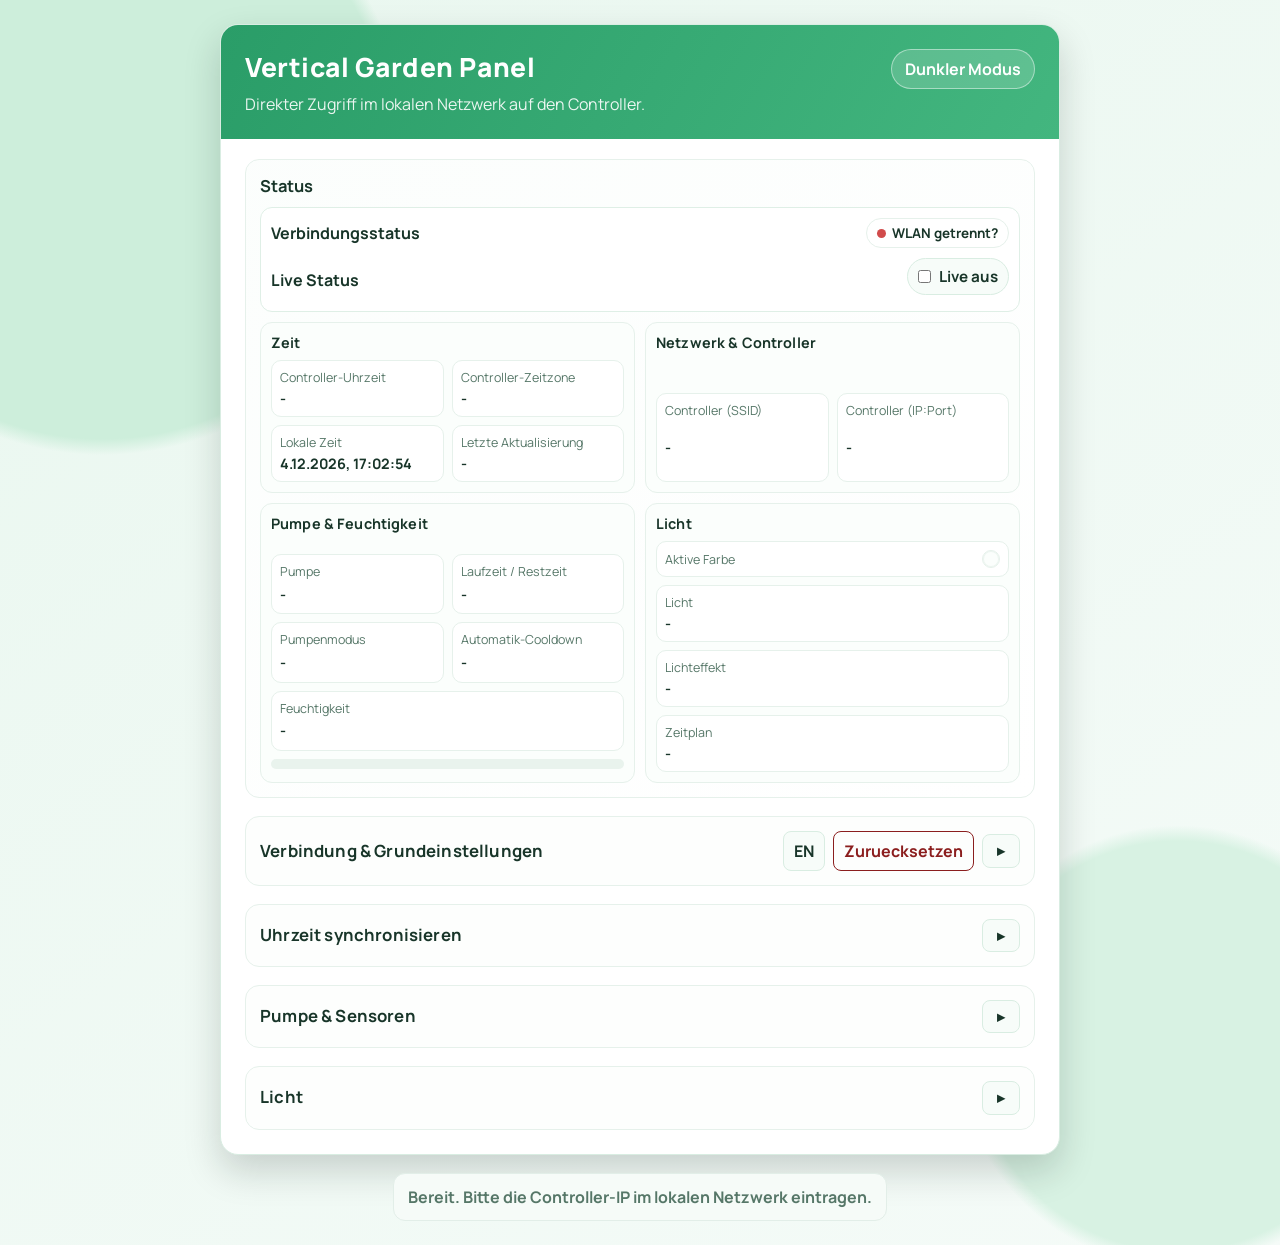
<file: vertical-garden-code/frontend/index.html>
<!DOCTYPE html>
<html lang="de">
<head>
    <meta charset="UTF-8">
    <meta name="viewport" content="width=device-width, initial-scale=1.0">
    <title>Vertical Garden Panel</title>
    <link rel="preconnect" href="https://fonts.googleapis.com">
    <link rel="preconnect" href="https://fonts.gstatic.com" crossorigin>
    <link href="https://fonts.googleapis.com/css2?family=Manrope:wght@500;700;800&display=swap" rel="stylesheet">
    <link rel="stylesheet" href="./styles.css">
</head>
<body>
    <section class="panel">
        <header class="panel-header">
            <div class="panel-header-main">
                <h1 id="titleText">Vertical Garden Panel</h1>
                <p id="subtitleText">Direkter Zugriff im lokalen Netzwerk auf den Controller.</p>
            </div>
            <button id="themeToggle" class="theme-toggle" type="button">Dark Mode</button>
        </header>

        <main class="panel-body">
            <section class="status-hub" aria-label="Controller Status">
                <div class="status-hub-head">
                    <h2 id="statusHubTitle">Status</h2>
                </div>

                <div class="status-summary-card">
                    <div class="connection-row">
                        <strong id="statusConnectionTitle">Verbindungsstatus</strong>
                        <span id="connectionBadge" class="badge"><span id="connectionDot" class="dot"></span><span id="connectionText">Nicht geprüft</span></span>
                    </div>
                    <div class="live-state">
                        <strong id="liveStatusTitle">Live Status</strong>
                        <label class="pill-toggle" for="liveStatusToggle">
                            <input id="liveStatusToggle" type="checkbox">
                            <span id="liveStatusToggleText">Live aus</span>
                        </label>
                    </div>
                </div>

                <div class="status-categories">
                    <article class="status-group">
                        <h3 id="statusGroupTimeTitle">Zeit</h3>
                        <div class="status-grid">
                            <div class="status-metric"><span id="statusLabelCtrlTime" class="k">Controller-Uhrzeit</span><span id="ctrlTime" class="v">-</span></div>
                            <div class="status-metric"><span id="statusLabelCtrlTimezone" class="k">Controller-Zeitzone</span><span id="ctrlTimezone" class="v">-</span></div>
                            <div class="status-metric"><span id="statusLabelLocalTime" class="k">Lokale Zeit</span><span id="ctrlLocal" class="v">-</span></div>
                            <div class="status-metric"><span id="statusLabelUpdated" class="k">Letzte Aktualisierung</span><span id="ctrlUpdated" class="v">-</span></div>
                        </div>
                    </article>

                    <article class="status-group">
                        <h3 id="statusGroupNetworkTitle">Netzwerk &amp; Controller</h3>
                        <div class="status-grid">
                            <div class="status-metric"><span id="statusLabelDeviceSsid" class="k">Controller (SSID)</span><span id="statusDeviceSsid" class="v">-</span></div>
                            <div class="status-metric"><span id="statusLabelDeviceIp" class="k">Controller (IP:Port)</span><span id="statusDeviceIp" class="v">-</span></div>
                        </div>
                    </article>

                    <article class="status-group">
                        <h3 id="statusGroupPumpTitle">Pumpe &amp; Feuchtigkeit</h3>
                        <div class="status-grid">
                            <div class="status-metric"><span id="statusLabelPump" class="k">Pumpe</span><span id="statusPump" class="v">-</span></div>
                            <div class="status-metric"><span id="statusLabelPumpDuration" class="k">Laufzeit / Restzeit</span><span id="statusPumpDuration" class="v">-</span></div>
                            <div class="status-metric"><span id="statusLabelPumpMode" class="k">Pumpenmodus</span><span id="statusPumpMode" class="v">-</span></div>
                            <div class="status-metric"><span id="statusLabelPumpCooldown" class="k">Automatik-Cooldown</span><span id="statusPumpCooldown" class="v">-</span></div>
                            <div class="status-metric status-metric-wide"><span id="statusLabelMoisture" class="k">Feuchtigkeit</span><span id="statusMoisture" class="v">-</span></div>
                            <div class="status-moisture-bar" aria-hidden="true"><div id="statusMoistureFill" class="status-moisture-fill" style="width:0%"></div></div>
                        </div>
                    </article>

                    <article class="status-group status-group-light">
                        <h3 id="statusGroupLightTitle">Licht</h3>
                        <div class="status-grid">
                            <div class="status-metric status-light-preview-row">
                                <span id="statusLabelLightSwatch" class="k">Aktive Farbe</span>
                                <span id="statusLightSwatch" class="status-light-swatch" aria-hidden="true"></span>
                            </div>
                            <div class="status-metric"><span id="statusLabelLight" class="k">Licht</span><span id="statusLight" class="v">-</span></div>
                            <div class="status-metric"><span id="statusLabelLightEffect" class="k">Lichteffekt</span><span id="statusLightEffect" class="v">-</span></div>
                            <div class="status-metric"><span id="statusLabelLightSchedule" class="k">Zeitplan</span><span id="statusLightSchedule" class="v">-</span></div>
                        </div>
                    </article>
                    </div>
            </section>

            <section class="section">
                <div class="section-title">
                    <h2 id="settingsTitle">Verbindung &amp; Grundeinstellungen</h2>
                    <div class="tools">
                        <button id="languageToggle" class="secondary tiny-button" type="button">DE / EN</button>
                        <button id="resetButton" class="danger-button" type="button">Reset</button>
                    </div>
                </div>

                <div class="row">
                    <div>
                        <label id="ipLabel" for="ipInput">Controller IP-Adresse</label>
                        <input id="ipInput" type="text" placeholder="192.168.4.1" value="192.168.4.1" autocomplete="off">
                    </div>
                    <div>
                        <label id="timezoneLabel" for="timezoneInput">Zeitzone</label>
                        <select id="timezoneInput"></select>
                    </div>
                </div>

                <div class="advanced-panel">
                    <button id="advancedToggle" class="advanced-toggle" type="button">
                        <strong id="advancedTitle">Erweiterte Einstellungen</strong>
                        <span id="advancedChevron">▾</span>
                    </button>
                    <div id="advancedContent" class="advanced-content" hidden>
                        <div class="row">
                            <label class="port-toggle" for="portEnabled">
                                <input id="portEnabled" type="checkbox">
                                <span id="portEnabledLabel">Custom Port verwenden</span>
                            </label>
                            <div>
                                <label id="portLabel" for="portInput">Custom Port</label>
                                <input id="portInput" type="number" min="1" max="65535" placeholder="80" value="80" disabled>
                            </div>
                        </div>
                        <div class="row">
                            <label class="rate-toggle" for="liveRateEnabled">
                                <input id="liveRateEnabled" type="checkbox">
                                <span id="liveRateEnabledLabel">Eigene Live-Rate verwenden</span>
                            </label>
                            <div>
                                <label id="liveIntervalLabel" for="liveIntervalInput">Live-Intervall (ms)</label>
                                <input id="liveIntervalInput" type="number" min="250" step="50" value="500" disabled>
                            </div>
                        </div>
                    </div>
                </div>

                <div class="row">
                    <button id="connectBtn" class="secondary" type="button">Controller verbinden</button>
                    <button id="refreshControllerBtn" class="secondary" type="button">Controllerdaten laden</button>
                </div>
            </section>

            <section class="section">
                <div class="section-title">
                    <h2 id="timeTitle">Uhrzeit synchronisieren</h2>
                </div>

                <div class="row">
                    <div>
                        <label id="timeModeLabel" for="timeMode">Synchronisationsmodus</label>
                        <select id="timeMode">
                            <option value="now">Jetzt (automatisch)</option>
                            <option value="manual">Manuell einstellen</option>
                        </select>
                    </div>
                    <div>
                        <label id="manualTimeLabel" for="manualTime">Manueller Zeitpunkt</label>
                        <input id="manualTime" type="datetime-local" step="1" disabled>
                    </div>
                </div>

                <div id="autoNowPreview" class="auto-preview">
                    <span id="autoNowText">Automatische Zeit: -</span>
                </div>

                <div class="row single">
                    <button id="syncBtn" type="button">Uhrzeit senden</button>
                </div>
            </section>

            <section class="section">
                <div class="section-title">
                    <h2 id="pumpSensorSectionTitle">Pumpe &amp; Sensoren</h2>
                </div>

                <div class="garden-grid">
                    <article class="garden-card">
                        <div class="card-head">
                            <h3 id="pumpTitle">Pumpe</h3>
                            <span id="pumpStateBadge" class="state-badge off">Aus</span>
                        </div>
                        <div class="pump-visual-wrap">
                            <div id="pumpFan" class="pump-fan" aria-hidden="true">✶</div>
                        </div>
                        <div class="row single">
                            <button id="pumpToggleBtn" type="button">Pumpe starten/stoppen</button>
                        </div>
                        <label class="pill-toggle" for="manualPumpControlToggle">
                            <input id="manualPumpControlToggle" type="checkbox" checked>
                            <span id="manualPumpControlText">Manuelle Steuerung aktiv</span>
                        </label>
                        <div class="row">
                            <div>
                                <label id="pumpDurationLabel" for="pumpDurationInput">Pumpenlaufzeit (ms)</label>
                                <input id="pumpDurationInput" type="number" min="1000" max="120000" step="500" value="5000">
                            </div>
                            <div class="button-column">
                                <button id="pumpDurationSaveBtn" class="secondary" type="button">Pumpenlaufzeit speichern</button>
                            </div>
                        </div>

                        <div class="sensor-in-pump">
                            <div class="card-head">
                                <h3 id="sensorTitle">Bodenfeuchte-Sensor</h3>
                                <button id="sensorRefreshBtn" class="secondary tiny-button" type="button">Aktualisieren</button>
                            </div>
                            <div class="sensor-values">
                                <div><strong id="moisturePercent">-</strong><span id="moisturePercentLabel">Feuchtigkeit</span></div>
                                <div><strong id="moistureRaw">-</strong><span id="moistureRawLabel">Sensorwert (Raw)</span></div>
                            </div>
                            <div class="sensor-bar">
                                <div id="moistureBar" class="sensor-bar-fill" style="width:0%"></div>
                            </div>
                        </div>
                    </article>

                    <article class="garden-card">
                        <div class="card-head">
                            <h3 id="pumpAutoTitle">Pumpen-Automatik</h3>
                        </div>
                        <label class="pill-toggle" for="autoPumpEnabledToggle">
                            <input id="autoPumpEnabledToggle" type="checkbox">
                            <span id="autoPumpEnabledText">Automatik aus</span>
                        </label>
                        <div class="row">
                            <div>
                                <label id="moistureThresholdLabel" for="moistureThresholdInput">Feuchtigkeits-Schwellwert (%)</label>
                                <input id="moistureThresholdInput" type="number" min="0" max="100" step="1" value="35">
                            </div>
                            <div>
                                <label id="autoPumpDurationLabel" for="autoPumpDurationInput">Auto Laufzeit (ms)</label>
                                <input id="autoPumpDurationInput" type="number" min="1000" max="120000" step="500" value="5000">
                            </div>
                        </div>
                        <div class="row">
                            <div>
                                <label id="autoPumpCooldownLabel" for="autoPumpCooldownInput">Auto Cooldown (ms)</label>
                                <input id="autoPumpCooldownInput" type="number" min="1000" max="600000" step="500" value="15000">
                            </div>
                        </div>
                        <div class="row single">
                            <button id="gardenSettingsSaveBtn" class="secondary" type="button">Automatik-Einstellungen speichern</button>
                        </div>
                    </article>
                </div>
            </section>

            <section class="section">
                <div class="section-title">
                    <h2 id="lightSectionTitle">Licht</h2>
                </div>

                <div class="garden-grid">
                    <article class="garden-card">
                        <div class="card-head light-card-head">
                            <div class="light-title-wrap">
                                <h3 id="lightTitle">Lichtsteuerung</h3>
                                <div class="light-preview-row light-preview-inline">
                                    <span id="lightPreview" class="light-preview"></span>
                                    <span id="lightValueText" class="light-values">R255 G64 B12</span>
                                </div>
                            </div>
                        </div>

                        <p id="lightApplyHintText" class="light-apply-hint">Farbe, Helligkeit und Effekt werden gemeinsam mit "Licht speichern &amp; anwenden" uebernommen.</p>

                        <div class="row">
                            <div>
                                <label id="lightBrightnessLabel" for="lightBrightness">Helligkeit</label>
                                <input id="lightBrightness" type="range" min="0" max="100" value="100">
                            </div>
                            <div class="brightness-value">
                                <span id="lightBrightnessText">100%</span>
                            </div>
                        </div>

                        <p id="lightZeroHintText" class="light-zero-hint">Hinweis: 0% Helligkeit entspricht Aus.</p>

                        <div class="row">
                        <div>
                            <label id="lightEffectLabel" for="lightEffectSelect">Effekt</label>
                            <select id="lightEffectSelect">
                                <option value="static">Static</option>
                                <option value="blink">Blink</option>
                                <option value="breathe">Breathe</option>
                                <option value="waves">Waves</option>
                                <option value="rainbow">Rainbow</option>
                            </select>
                        </div>
                        <div id="lightEffectSpeedContainer">
                            <label id="lightEffectSpeedLabel" for="lightEffectSpeedInput">Effekttempo (ms)</label>
                            <input id="lightEffectSpeedInput" type="number" min="120" max="10000" step="10" value="1200">
                        </div>
                    </div>

                    <div class="row single">
                        <button id="lightApplyBtn" type="button">Licht speichern &amp; anwenden</button>
                    </div>

                    <label class="pill-toggle" for="rgbModeToggle">
                        <input id="rgbModeToggle" type="checkbox">
                        <span id="rgbModeText">RGB aktivieren</span>
                    </label>

                    <div id="rgbMenu" class="rgb-menu" hidden>
                        <div id="rgbControls">
                            <div class="rgb-grid">
                                <label for="lightR">R <input id="lightR" type="range" min="0" max="255" value="255"></label>
                                <label for="lightG">G <input id="lightG" type="range" min="0" max="255" value="64"></label>
                                <label for="lightB">B <input id="lightB" type="range" min="0" max="255" value="12"></label>
                                </div>
                            </div>
                        </div>

                        <div class="light-divider" aria-hidden="true"></div>

                        <label class="pill-toggle" for="lightScheduleEnabledToggle">
                            <input id="lightScheduleEnabledToggle" type="checkbox">
                            <span id="lightScheduleEnabledText">Licht-Zeitplan aus</span>
                        </label>
                        <div class="row">
                            <div>
                                <label id="lightOnTimeLabel" for="lightOnTimeInput">Licht an (Uhrzeit)</label>
                                <input id="lightOnTimeInput" type="time" value="18:00">
                            </div>
                            <div>
                                <label id="lightOffTimeLabel" for="lightOffTimeInput">Licht aus (Uhrzeit)</label>
                                <input id="lightOffTimeInput" type="time" value="23:00">
                            </div>
                        </div>
                        <div class="row single">
                            <button id="lightScheduleSaveBtn" class="secondary" type="button">Zeitplan speichern</button>
                        </div>
                        <p id="lightScheduleHintText" class="light-schedule-hint">Der Zeitplan nutzt die zuletzt oben mit "Licht speichern &amp; anwenden" gesicherte Farbe.</p>
                    </article>
                </div>

            </section>
        </main>
    </section>

    <div id="globalStatus" class="global-status" aria-live="polite">Bereit. Bitte die Controller-IP im lokalen Netzwerk eintragen.</div>

    <script src="./app.js"></script>
</body>
</html>
</file>
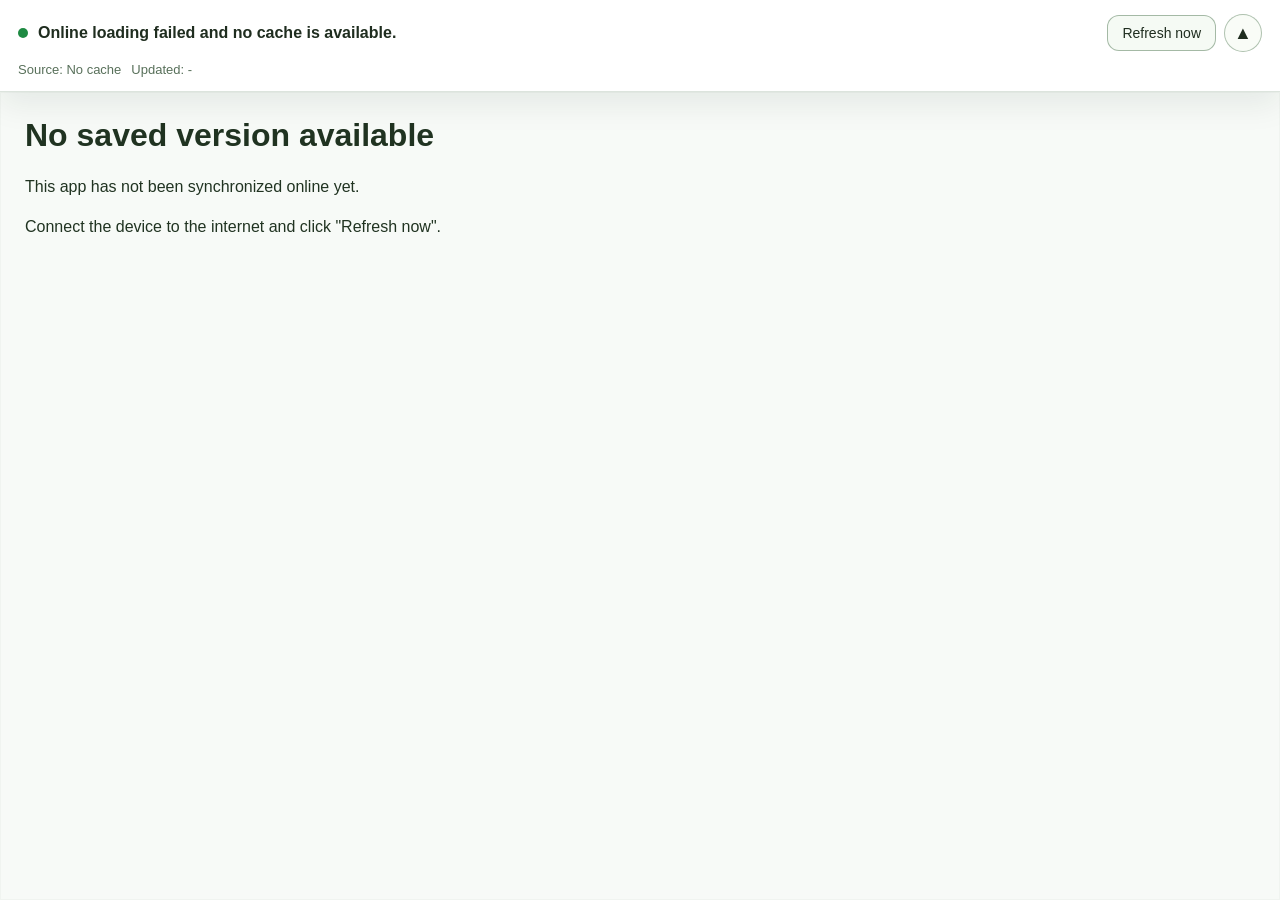
<file: vertical-garden-code/app/app.html>
<!doctype html>
<html lang="de">
<head>
  <meta charset="utf-8">
  <meta name="viewport" content="width=device-width, initial-scale=1">
  <title>Vertical Garden Offline App</title>
  <style>
    :root {
      --bg: #f3f7f2;
      --panel: #ffffff;
      --text: #1f2d1f;
      --muted: #58705a;
      --ok: #1e8a42;
      --warn: #bd8b00;
      --err: #b53c2e;
      --border: #dce7db;
    }

    * {
      box-sizing: border-box;
    }

    html, body {
      margin: 0;
      min-height: 100vh;
      height: 100vh;
      width: 100vw;
      overflow: hidden;
      background: linear-gradient(180deg, #eef5eb 0%, #f9fcf8 100%);
      color: var(--text);
      font-family: "Segoe UI", Tahoma, Geneva, Verdana, sans-serif;
    }

    .app-shell {
      display: flex;
      flex-direction: column;
      min-height: 100vh;
      height: 100%;
      width: 100vw;
      overflow: hidden;
      background: rgba(255, 255, 255, 0.45);
    }

    .status-bar {
      display: flex;
      flex-direction: column;
      gap: 10px;
      border-bottom: 1px solid rgba(156, 179, 157, 0.35);
      background: rgba(255, 255, 255, 0.96);
      padding: 14px 18px;
      box-shadow: 0 12px 32px rgba(15, 38, 20, 0.08);
      backdrop-filter: blur(12px);
    }

    .status-bar.hidden {
      display: none;
    }

    .status-header {
      display: flex;
      justify-content: flex-end;
    }

    .collapse-fab {
      position: fixed;
      top: 14px;
      right: 14px;
      z-index: 20;
      width: 46px;
      height: 46px;
      padding: 0;
      display: flex;
      align-items: center;
      justify-content: center;
      border-radius: 0 18px 18px 0;
      box-shadow: 0 14px 30px rgba(15, 38, 20, 0.14);
      background: rgba(255, 255, 255, 0.97);
      border: 1px solid rgba(156, 179, 157, 0.9);
      font-size: 22px;
      line-height: 1;
    }
    .collapse-fab.hidden {
      display: none;
    }

    .status-content {
      display: flex;
      flex-direction: column;
      gap: 10px;
    }

    .status-row {
      display: flex;
      gap: 12px;
      align-items: center;
      justify-content: space-between;
      flex-wrap: wrap;
    }

    .status-main {
      display: flex;
      align-items: center;
      gap: 10px;
      min-width: 240px;
      flex: 1;
    }

    .status-actions {
      display: flex;
      align-items: center;
      gap: 8px;
      flex-wrap: wrap;
    }

    .dot {
      width: 10px;
      height: 10px;
      border-radius: 50%;
      background: var(--warn);
      flex: 0 0 auto;
    }

    .dot.online {
      background: var(--ok);
    }

    .dot.offline {
      background: var(--err);
    }

    .meta {
      display: flex;
      align-items: center;
      gap: 10px;
      color: var(--muted);
      font-size: 13px;
      flex-wrap: wrap;
    }

    .status-bar.hidden {
      display: none;
    }

    .btn {
      border: 1px solid rgba(156, 179, 157, 0.9);
      background: #f5faf4;
      color: #1f2d1f;
      border-radius: 12px;
      padding: 9px 14px;
      font-size: 14px;
      cursor: pointer;
      transition: transform 150ms ease, background 150ms ease, border-color 150ms ease;
    }

    .btn:hover {
      background: #ecf6e6;
      transform: translateY(-1px);
      border-color: rgba(156, 179, 157, 1);
    }

    .toggle-btn {
      width: 38px;
      height: 38px;
      padding: 0;
      display: inline-flex;
      align-items: center;
      justify-content: center;
      border-radius: 50%;
      font-size: 18px;
      min-width: auto;
      border-color: rgba(156, 179, 157, 0.8);
      background: #f9fcf7;
    }

    iframe {
      width: 100%;
      flex: 1;
      min-height: 0;
      min-width: 0;
      border: 1px solid rgba(156, 179, 157, 0.15);
      background: #fff;
    }

    html, body, .app-shell {
      scrollbar-width: none;
      -ms-overflow-style: none;
    }

    body::-webkit-scrollbar,
    .app-shell::-webkit-scrollbar,
    iframe::-webkit-scrollbar {
      width: 0;
      height: 0;
    }
  </style>
</head>
<body>
  <button id="toggleInfoFab" class="btn collapse-fab hidden" type="button" aria-expanded="false"></button>

  <div class="app-shell">
    <div id="statusBar" class="status-bar">
      <div id="statusContent" class="status-content">
        <div class="status-row">
          <div class="status-main">
            <span id="dot" class="dot"></span>
            <strong id="statusText"></strong>
          </div>
          <div class="status-actions">
            <button id="refreshBtn" class="btn" type="button"></button>
            <button id="toggleInfoBtn" class="btn toggle-btn" type="button" aria-expanded="true"></button>
          </div>
        </div>

        <div class="meta" id="metaInfo">
          <span id="sourceText"></span>
          <span id="updatedAt"></span>
        </div>
      </div>
    </div>

    <iframe id="appFrame" title="Vertical Garden Panel"></iframe>
  </div>

  <script>
    (function () {
      const REMOTE_BASE = "https://vertical-garden-panel.vercel.app";
      const REMOTE_HTML = REMOTE_BASE + "/";
      const STORAGE_SNAPSHOT = "vg.panel.snapshot.v1";
      const STORAGE_UPDATED = "vg.panel.updatedAt.v1";
      const STORAGE_INFO_COLLAPSED = "vg.panel.infoCollapsed.v1";

      const userLocale = navigator.language || "en";
      const language = userLocale.toLowerCase().startsWith("de") ? "de" : "en";
      const i18n = {
        de: {
          pageTitle: "Vertical Garden Offline App",
          frameTitle: "Vertical Garden Panel",
          sourceLabel: "Quelle",
          updatedLabel: "Stand",
          refresh: "Jetzt aktualisieren",
          collapseInfo: "Info ausblenden",
          expandInfo: "Info einblenden",
          initializing: "Initialisierung ...",
          onlineDetectedLoading: "Online erkannt, lade aktuelle Version ...",
          onlineUpdatedSource: "Internet (aktualisiert)",
          currentVersionLoaded: "Aktuelle Version geladen.",
          cachedOfflineSource: "Lokaler Speicher (offline)",
          offlineLoadedCached: "Offline: gespeicherte Version geladen.",
          noCacheSource: "Kein Cache",
          offlineNoLocalState: "Offline und noch kein lokaler Stand gespeichert.",
          onlineFailedUsingLocal: "Online fehlgeschlagen, nutze lokalen Stand ...",
          onlineFailedNoCache: "Online fehlgeschlagen und kein Cache vorhanden.",
          updateFailedKeepLocal: "Update fehlgeschlagen. Lokale Version bleibt aktiv.",
          internetBackCanRefresh: "Internet wieder verfugbar. Du kannst jetzt aktualisieren.",
          fallbackTitle: "Keine gespeicherte Version vorhanden",
          fallbackLine1: "Diese App wurde noch nicht online synchronisiert.",
          fallbackLine2: "Verbinde das Gerat mit dem Internet und klicke auf \"Jetzt aktualisieren\".",
          loadError: "Fehler beim Laden"
        },
        en: {
          pageTitle: "Vertical Garden Offline App",
          frameTitle: "Vertical Garden Panel",
          sourceLabel: "Source",
          updatedLabel: "Updated",
          refresh: "Refresh now",
          collapseInfo: "Hide info",
          expandInfo: "Show info",
          initializing: "Initializing ...",
          onlineDetectedLoading: "Online detected, loading latest version ...",
          onlineUpdatedSource: "Internet (updated)",
          currentVersionLoaded: "Latest version loaded.",
          cachedOfflineSource: "Local storage (offline)",
          offlineLoadedCached: "Offline: loaded saved version.",
          noCacheSource: "No cache",
          offlineNoLocalState: "Offline and no local snapshot stored yet.",
          onlineFailedUsingLocal: "Online loading failed, using local snapshot ...",
          onlineFailedNoCache: "Online loading failed and no cache is available.",
          updateFailedKeepLocal: "Update failed. Local version remains active.",
          internetBackCanRefresh: "Internet is back. You can refresh now.",
          fallbackTitle: "No saved version available",
          fallbackLine1: "This app has not been synchronized online yet.",
          fallbackLine2: "Connect the device to the internet and click \"Refresh now\".",
          loadError: "Load error"
        }
      };

      function t(key) {
        return i18n[language][key] || i18n.en[key] || key;
      }

      const dot = document.getElementById("dot");
      const statusText = document.getElementById("statusText");
      const sourceText = document.getElementById("sourceText");
      const updatedAt = document.getElementById("updatedAt");
      const refreshBtn = document.getElementById("refreshBtn");
      const toggleInfoBtn = document.getElementById("toggleInfoBtn");
      const toggleInfoFab = document.getElementById("toggleInfoFab");
      const statusBar = document.getElementById("statusBar");
      const statusContent = document.getElementById("statusContent");
      const frame = document.getElementById("appFrame");
      let infoCollapsed = false;

      function setNetworkState() {
        dot.classList.remove("online", "offline");
        dot.classList.add(navigator.onLine ? "online" : "offline");
      }

      function setStatus(message) {
        statusText.textContent = message;
      }

      function setSource(source) {
        sourceText.textContent = t("sourceLabel") + ": " + source;
      }

      function formatDate(iso) {
        if (!iso) {
          return "-";
        }
        const date = new Date(iso);
        if (Number.isNaN(date.getTime())) {
          return "-";
        }
        return date.toLocaleString(userLocale);
      }

      function setUpdatedAt(iso) {
        updatedAt.textContent = t("updatedLabel") + ": " + formatDate(iso);
      }

      function setInfoCollapsed(collapsed) {
        infoCollapsed = collapsed;
        statusBar.classList.toggle("hidden", collapsed);
        statusContent.setAttribute("aria-hidden", String(collapsed));
        const arrow = collapsed ? "▼" : "▲";
        toggleInfoBtn.textContent = arrow;
        toggleInfoFab.textContent = arrow;
        toggleInfoBtn.setAttribute("title", collapsed ? t("expandInfo") : t("collapseInfo"));
        toggleInfoBtn.setAttribute("aria-label", collapsed ? t("expandInfo") : t("collapseInfo"));
        toggleInfoBtn.setAttribute("aria-expanded", String(!collapsed));
        toggleInfoFab.setAttribute("title", collapsed ? t("expandInfo") : t("collapseInfo"));
        toggleInfoFab.setAttribute("aria-label", collapsed ? t("expandInfo") : t("collapseInfo"));
        toggleInfoFab.setAttribute("aria-expanded", String(!collapsed));
        toggleInfoFab.classList.toggle("hidden", !collapsed);
        localStorage.setItem(STORAGE_INFO_COLLAPSED, collapsed ? "1" : "0");
      }

      async function fetchText(url) {
        const response = await fetch(url, { cache: "no-store" });
        if (!response.ok) {
          throw new Error(t("loadError") + ": " + url + " (" + response.status + ")");
        }
        return response.text();
      }

      function makeAbsolute(url, base) {
        return new URL(url, base).toString();
      }

      function cleanForEmbedding(doc) {
        const baseTag = doc.createElement("base");
        baseTag.setAttribute("href", REMOTE_BASE + "/");
        const head = doc.head || doc.getElementsByTagName("head")[0];
        if (head) {
          head.prepend(baseTag);
        }
      }

      async function inlineStyles(doc) {
        const links = Array.from(doc.querySelectorAll('link[rel="stylesheet"][href]'));
        for (const link of links) {
          const href = link.getAttribute("href");
          if (!href) {
            continue;
          }
          const absolute = makeAbsolute(href, REMOTE_HTML);
          try {
            const css = await fetchText(absolute);
            const style = doc.createElement("style");
            style.setAttribute("data-inlined-from", absolute);
            style.textContent = css;
            link.replaceWith(style);
          } catch (_error) {
            // Falls CSS nicht geladen werden kann, lassen wir den Original-Link stehen.
          }
        }
      }

      async function inlineScripts(doc) {
        const scripts = Array.from(doc.querySelectorAll("script[src]"));
        for (const script of scripts) {
          const src = script.getAttribute("src");
          if (!src) {
            continue;
          }
          const absolute = makeAbsolute(src, REMOTE_HTML);
          try {
            const js = await fetchText(absolute);
            const inline = doc.createElement("script");
            inline.setAttribute("data-inlined-from", absolute);
            inline.textContent = js;
            script.replaceWith(inline);
          } catch (_error) {
            // Falls JS nicht geladen werden kann, lassen wir den Original-Script-Tag stehen.
          }
        }
      }

      function hideRemoteScrollbars(doc) {
        const style = doc.createElement("style");
        style.textContent = `
          html, body {
            scrollbar-width: none;
            -ms-overflow-style: none;
          }
          html::-webkit-scrollbar,
          body::-webkit-scrollbar,
          *::-webkit-scrollbar {
            width: 0 !important;
            height: 0 !important;
          }
        `;
        const head = doc.head || doc.getElementsByTagName("head")[0];
        if (head) {
          head.appendChild(style);
        }
      }

      async function buildSnapshot() {
        const html = await fetchText(REMOTE_HTML);
        const parser = new DOMParser();
        const doc = parser.parseFromString(html, "text/html");

        cleanForEmbedding(doc);
        await inlineStyles(doc);
        await inlineScripts(doc);
        hideRemoteScrollbars(doc);

        return "<!doctype html>\n" + doc.documentElement.outerHTML;
      }

      function storeSnapshot(html) {
        const now = new Date().toISOString();
        localStorage.setItem(STORAGE_SNAPSHOT, html);
        localStorage.setItem(STORAGE_UPDATED, now);
        setUpdatedAt(now);
      }

      function readSnapshot() {
        return {
          html: localStorage.getItem(STORAGE_SNAPSHOT),
          updated: localStorage.getItem(STORAGE_UPDATED)
        };
      }

      function render(html) {
        frame.srcdoc = html;
      }

      async function loadOnlineThenCache() {
        setStatus(t("onlineDetectedLoading"));
        const snapshot = await buildSnapshot();
        storeSnapshot(snapshot);
        render(snapshot);
        setSource(t("onlineUpdatedSource"));
        setStatus(t("currentVersionLoaded"));
      }

      function loadFromCacheOrFallback() {
        const cached = readSnapshot();
        setUpdatedAt(cached.updated);

        if (cached.html) {
          render(cached.html);
          setSource(t("cachedOfflineSource"));
          setStatus(t("offlineLoadedCached"));
          return true;
        }

        render(
          "<!doctype html><html lang=\"" + language + "\"><head><meta charset=\"utf-8\"><meta name=\"viewport\" content=\"width=device-width,initial-scale=1\"><title>Offline</title><style>body{font-family:Segoe UI,Tahoma,sans-serif;margin:0;padding:24px;background:#f7faf7;color:#203321}h1{margin-top:0}p{line-height:1.5}</style></head><body><h1>" + t("fallbackTitle") + "</h1><p>" + t("fallbackLine1") + "</p><p>" + t("fallbackLine2") + "</p></body></html>"
        );
        setSource(t("noCacheSource"));
        setStatus(t("offlineNoLocalState"));
        return false;
      }

      async function bootstrap() {
        setNetworkState();

        const cached = readSnapshot();
        setUpdatedAt(cached.updated);

        if (navigator.onLine) {
          try {
            await loadOnlineThenCache();
            return;
          } catch (_error) {
            setStatus(t("onlineFailedUsingLocal"));
            const hasCache = loadFromCacheOrFallback();
            if (!hasCache) {
              setStatus(t("onlineFailedNoCache"));
            }
          }
        } else {
          loadFromCacheOrFallback();
        }
      }

      refreshBtn.addEventListener("click", async function () {
        setNetworkState();
        if (!navigator.onLine) {
          loadFromCacheOrFallback();
          return;
        }

        try {
          await loadOnlineThenCache();
        } catch (_error) {
          setStatus(t("updateFailedKeepLocal"));
          loadFromCacheOrFallback();
        }
      });

      toggleInfoBtn.addEventListener("click", function () {
        setInfoCollapsed(!infoCollapsed);
      });
      toggleInfoFab.addEventListener("click", function () {
        setInfoCollapsed(!infoCollapsed);
      });

      window.addEventListener("online", function () {
        setNetworkState();
        setStatus(t("internetBackCanRefresh"));
      });

      window.addEventListener("offline", function () {
        setNetworkState();
        loadFromCacheOrFallback();
      });

      document.documentElement.lang = language;
      document.title = t("pageTitle");
      frame.setAttribute("title", t("frameTitle"));
      refreshBtn.textContent = t("refresh");
      setStatus(t("initializing"));
      setSource("- ");
      setUpdatedAt("");

      const storedCollapse = localStorage.getItem(STORAGE_INFO_COLLAPSED) === "1";
      setInfoCollapsed(storedCollapse);

      bootstrap();
    })();
  </script>
</body>
</html>
</file>
<file: vertical-garden-code/frontend/styles.css>
/* Theme tokens (light). */
:root {
    --bg-1: #e9f7ef;
    --bg-2: #f5fbf8;
    --card: #ffffff;
    --text: #183529;
    --subtle: #567768;
    --brand: #1e8e5a;
    --brand-dark: #156f46;
    --border: #d9ede2;
    --line: #e6f1eb;
    --soft: #f7fcf9;
    --field: #fbfffd;
    --bubble-1: #cdeedb;
    --bubble-2: #d8f2e3;
    --ok: #0c7a43;
    --warn: #9a3f13;
    --error: #8b1e1e;
    --dot-idle: #86988f;
    --dot-ok: #1ea65f;
    --dot-error: #d14b4b;
    --status-bg: #f2f9f5;
    --status-border: #d7ecdf;
    --status-warn-bg: #fff7ef;
    --status-warn-border: #f3dbc8;
    --status-error-bg: #fff1f1;
    --status-error-border: #f3d1d1;
    --status-muted-bg: #f6fbf8;
    --status-muted-border: #e2eee8;
}

/* Theme token overrides (dark). */
html[data-theme="dark"] {
    --bg-1: #13221c;
    --bg-2: #111a17;
    --card: #1a2521;
    --text: #e6f2ec;
    --subtle: #a7c1b6;
    --brand: #33a26b;
    --brand-dark: #1f7b4f;
    --border: #2c3c36;
    --line: #2a3933;
    --soft: #1f2b26;
    --field: #24332d;
    --bubble-1: #1d332a;
    --bubble-2: #223a31;
    --ok: #63d79a;
    --warn: #f1b06e;
    --error: #ff9b9b;
    --dot-idle: #8aa499;
    --dot-ok: #6be2a4;
    --dot-error: #ff9b9b;
    --status-bg: #203229;
    --status-border: #2d4438;
    --status-warn-bg: #3a2d1f;
    --status-warn-border: #5d4730;
    --status-error-bg: #3a2121;
    --status-error-border: #5c3232;
    --status-muted-bg: #1d2c26;
    --status-muted-border: #2c4037;
}

/* Base layout. */
* {
    box-sizing: border-box;
}

body {
    margin: 0;
    min-height: 100vh;
    font-family: "Manrope", "Segoe UI", sans-serif;
    color: var(--text);
    background:
        radial-gradient(circle at 8% 12%, var(--bubble-1) 0 18%, transparent 19%),
        radial-gradient(circle at 92% 84%, var(--bubble-2) 0 13%, transparent 14%),
        linear-gradient(145deg, var(--bg-1), var(--bg-2));
    display: grid;
    place-items: center;
    padding: 24px;
}

/* Main shell and header. */
.panel {
    width: 100%;
    max-width: 840px;
    background: var(--card);
    border: 1px solid var(--border);
    border-radius: 18px;
    box-shadow: 0 16px 36px rgba(10, 30, 20, 0.18);
    overflow: hidden;
}

.panel-header {
    padding: 24px;
    background: linear-gradient(120deg, #2a9d68, #43b67f);
    color: #ffffff;
    display: flex;
    align-items: flex-start;
    justify-content: space-between;
    gap: 14px;
}

.panel-header-main {
    max-width: 620px;
}

.panel-header h1 {
    margin: 0;
    font-size: 1.65rem;
    font-weight: 800;
    letter-spacing: 0.02em;
}

.panel-header p {
    margin: 8px 0 0;
    opacity: 0.9;
}

.theme-toggle {
    width: auto;
    border: 1px solid rgba(255, 255, 255, 0.45);
    background: rgba(255, 255, 255, 0.16);
    color: #ffffff;
    border-radius: 999px;
    padding: 8px 13px;
    font-weight: 700;
}

.theme-toggle:hover {
    filter: brightness(1.08);
}

.panel-body {
    padding: 20px 24px 24px;
    display: grid;
    gap: 18px;
}

.status-hub {
    border: 1px solid var(--line);
    border-radius: 14px;
    padding: 14px;
    background: linear-gradient(145deg, color-mix(in srgb, var(--soft), var(--card) 55%), var(--card));
    display: grid;
    gap: 10px;
}

.status-hub-head {
    display: flex;
    align-items: baseline;
    justify-content: space-between;
    gap: 10px;
    flex-wrap: wrap;
}

.status-hub-head h2 {
    margin: 0;
    font-size: 1.03rem;
}

.status-hub-head p {
    margin: 0;
    font-size: 0.86rem;
    color: var(--subtle);
}

.status-summary-card {
    border: 1px solid color-mix(in srgb, var(--border), var(--line) 45%);
    border-radius: 12px;
    padding: 10px;
    background: var(--card);
    display: grid;
    gap: 10px;
    transition: border-color 0.24s ease, background-color 0.24s ease;
}

.status-categories {
    display: grid;
    grid-template-columns: repeat(2, minmax(0, 1fr));
    gap: 10px;
}

.status-group {
    border: 1px solid var(--line);
    border-radius: 12px;
    background: color-mix(in srgb, var(--soft), var(--card) 55%);
    padding: 10px;
    display: grid;
    gap: 8px;
    transition: border-color 0.24s ease, background-color 0.24s ease;
}

.status-group h3 {
    margin: 0;
    font-size: 0.9rem;
    letter-spacing: 0.01em;
}

.status-group-light .status-grid {
    grid-template-columns: 1fr;
}

.status-group-light .status-metric {
    grid-column: 1 / -1;
}

.status-grid {
    display: grid;
    grid-template-columns: 1fr 1fr;
    gap: 8px;
}

.status-metric {
    border: 1px solid var(--line);
    border-radius: 10px;
    padding: 8px;
    background: var(--card);
    display: grid;
    gap: 3px;
    transition: border-color 0.24s ease, background-color 0.24s ease;
}

.status-metric .k {
    color: var(--subtle);
    font-size: 0.78rem;
}

.status-metric .v {
    font-weight: 700;
    font-size: 0.9rem;
    word-break: break-word;
}

.status-metric-wide {
    grid-column: 1 / -1;
}

.status-moisture-bar {
    grid-column: 1 / -1;
    height: 10px;
    border-radius: 999px;
    overflow: hidden;
    background: color-mix(in srgb, var(--line), transparent 18%);
}

.status-moisture-fill {
    height: 100%;
    width: 0;
    background: linear-gradient(90deg, #f59e0b, #22c55e);
    transition: width 0.35s ease;
}

.status-light-preview-row {
    display: flex;
    align-items: center;
    justify-content: space-between;
    gap: 8px;
}

.status-light-swatch {
    width: 18px;
    height: 18px;
    border-radius: 50%;
    border: 1px solid var(--line);
    background: color-mix(in srgb, var(--soft), var(--card) 50%);
    box-shadow: inset 0 0 0 1px color-mix(in srgb, var(--line), transparent 35%);
    transition: background-color 0.24s ease, border-color 0.24s ease;
}

.global-status {
    margin: 18px 24px 0;
    border-radius: 12px;
    padding: 12px 14px;
    font-weight: 700;
    background: var(--status-muted-bg);
    border: 1px solid var(--status-muted-border);
    color: var(--subtle);
}

/* Generic form controls. */
.row {
    display: grid;
    grid-template-columns: 1fr 1fr;
    gap: 12px;
}

.row.three {
    grid-template-columns: 1fr 1fr 1fr;
}

.row.single {
    grid-template-columns: 1fr;
}

label {
    display: block;
    margin-bottom: 6px;
    font-weight: 700;
    font-size: 0.95rem;
}

input,
select,
button {
    width: 100%;
    border-radius: 10px;
    border: 1px solid var(--border);
    font: inherit;
}

input,
select {
    padding: 11px 12px;
    color: var(--text);
    background: var(--field);
}

input::placeholder {
    color: var(--subtle);
    opacity: 0.9;
}

input:focus,
select:focus {
    outline: 2px solid #b8e4cc;
    border-color: #8ed2af;
}

button {
    padding: 12px 14px;
    font-weight: 800;
    border: 0;
    color: #ffffff;
    background: linear-gradient(120deg, var(--brand), var(--brand-dark));
    cursor: pointer;
    transition: transform 0.12s ease, filter 0.12s ease;
}

.secondary {
    color: var(--text);
    background: var(--soft);
    border: 1px solid var(--border);
    font-weight: 700;
}

button:hover {
    transform: translateY(-1px);
    filter: brightness(1.03);
}

button:disabled {
    opacity: 0.7;
    cursor: wait;
    transform: none;
}

/* Shared section framing. */
.section {
    border: 1px solid var(--line);
    border-radius: 14px;
    padding: 14px;
    display: grid;
    gap: 12px;
    background: color-mix(in srgb, var(--card), var(--soft) 30%);
}

.section-title {
    display: flex;
    align-items: baseline;
    justify-content: space-between;
    gap: 12px;
    padding-bottom: 10px;
    border-bottom: 1px solid var(--line);
}

.section-title h2 {
    margin: 0;
    font-size: 1.05rem;
    letter-spacing: 0.01em;
}

.section-title .tools {
    display: inline-flex;
    align-items: center;
    gap: 8px;
    flex-wrap: wrap;
}

.section-title-actions {
    display: inline-flex;
    align-items: center;
    gap: 8px;
    flex-wrap: wrap;
}

.section-collapse-btn {
    width: auto;
    min-width: 38px;
    padding: 8px 10px;
    display: inline-flex;
    align-items: center;
    justify-content: center;
}

.section-collapse-chevron {
    font-size: 0.95rem;
    line-height: 1;
}

.section-body {
    display: grid;
    gap: 12px;
}

.section-body[hidden] {
    display: none;
}

.section.section-collapsed {
    gap: 0;
}

.section.section-collapsed .section-title {
    padding-bottom: 0;
    border-bottom: 0;
}

.pill-toggle {
    display: inline-flex;
    align-items: center;
    gap: 8px;
    border: 1px solid var(--border);
    background: var(--soft);
    border-radius: 999px;
    padding: 7px 10px;
    font-weight: 700;
    color: var(--text);
}

.pill-toggle input {
    width: auto;
    margin: 0;
    accent-color: var(--brand);
}

/* Connection/status area. */
.connection-panel {
    border: 1px solid var(--line);
    background: var(--soft);
    border-radius: 12px;
    padding: 12px;
    display: grid;
    gap: 10px;
}

.status-hub .connection-panel {
    background: var(--card);
    border-color: color-mix(in srgb, var(--border), var(--line) 50%);
}

.status-hub .controller-grid {
    grid-template-columns: repeat(4, minmax(0, 1fr));
}

.connection-row {
    display: flex;
    align-items: center;
    justify-content: space-between;
    gap: 10px;
    flex-wrap: wrap;
}

.badge {
    display: inline-flex;
    align-items: center;
    gap: 6px;
    border-radius: 999px;
    border: 1px solid var(--line);
    background: var(--card);
    padding: 5px 10px;
    font-size: 0.84rem;
    font-weight: 700;
}

.dot {
    width: 9px;
    height: 9px;
    border-radius: 50%;
    background: var(--dot-idle);
    transition: background-color 0.24s ease;
}

.dot.ok {
    background: var(--dot-ok);
}

.dot.error {
    background: var(--dot-error);
}

/* Controller info cards. */
.controller-grid {
    display: grid;
    grid-template-columns: repeat(3, minmax(0, 1fr));
    gap: 10px;
}

.info-card {
    border: 1px solid var(--line);
    border-radius: 10px;
    padding: 10px;
    background: var(--card);
}

.info-card .k {
    display: block;
    color: var(--subtle);
    font-size: 0.82rem;
    margin-bottom: 4px;
}

.info-card .v {
    font-size: 0.95rem;
    font-weight: 700;
    word-break: break-word;
}

.auto-preview {
    border: 1px dashed var(--line);
    border-radius: 10px;
    padding: 10px;
    font-size: 0.9rem;
    color: var(--subtle);
    background: var(--soft);
}

/* Status message variants. */
.status {
    border-radius: 10px;
    padding: 11px 12px;
    font-weight: 700;
    background: var(--status-bg);
    border: 1px solid var(--status-border);
    color: var(--ok);
    min-height: 46px;
    display: grid;
    align-content: center;
}

.status.warn {
    background: var(--status-warn-bg);
    border-color: var(--status-warn-border);
    color: var(--warn);
}

.status.error {
    background: var(--status-error-bg);
    border-color: var(--status-error-border);
    color: var(--error);
}

.status.muted {
    color: var(--subtle);
    background: var(--status-muted-bg);
    border-color: var(--status-muted-border);
}

/* Advanced settings area. */
.advanced-panel {
    border: 1px dashed var(--line);
    border-radius: 12px;
    padding: 12px;
    display: grid;
    gap: 12px;
    background: var(--soft);
}

.advanced-toggle {
    display: flex;
    align-items: center;
    justify-content: space-between;
    gap: 12px;
    width: 100%;
    background: transparent;
    color: var(--text);
    border: 0;
    padding: 0;
}

.advanced-content[hidden] {
    display: none;
}

.rate-toggle {
    display: inline-flex;
    align-items: center;
    gap: 8px;
    font-weight: 700;
    color: var(--text);
}

.garden-grid {
    display: grid;
    grid-template-columns: 1fr;
    gap: 12px;
}

.garden-card .row {
    grid-template-columns: 1fr;
}

.garden-card {
    border: 1px solid var(--line);
    border-radius: 12px;
    background: var(--card);
    padding: 12px;
    display: grid;
    gap: 10px;
}

.card-head {
    display: flex;
    align-items: center;
    justify-content: space-between;
    gap: 12px;
}

.card-head h3 {
    margin: 0;
    font-size: 1rem;
}

.light-card-head {
    align-items: flex-start;
}

.light-title-wrap {
    display: grid;
    gap: 6px;
}

.light-preview-inline {
    margin-top: 0;
}

.light-apply-hint,
.light-schedule-hint,
.light-zero-hint {
    margin: -2px 0 2px;
    padding: 8px 10px;
    border-radius: 10px;
    border: 1px solid var(--line);
    background: var(--soft);
    color: var(--subtle);
    font-size: 0.85rem;
    line-height: 1.35;
}

.light-divider {
    height: 1px;
    width: 100%;
    background: linear-gradient(90deg, transparent 0%, var(--line) 20%, var(--line) 80%, transparent 100%);
    margin: 6px 0 4px;
    position: relative;
}

.light-divider::after {
    content: "";
    position: absolute;
    left: 50%;
    top: 50%;
    width: 8px;
    height: 8px;
    transform: translate(-50%, -50%);
    border-radius: 50%;
    background: var(--brand);
    opacity: 0.35;
}

.state-badge {
    padding: 4px 10px;
    border-radius: 999px;
    border: 1px solid var(--line);
    font-size: 0.8rem;
    font-weight: 700;
}

.state-badge.on {
    color: var(--ok);
    background: color-mix(in srgb, var(--ok), transparent 88%);
}

.state-badge.off {
    color: var(--subtle);
    background: var(--soft);
}

.pump-visual-wrap {
    display: grid;
    place-items: center;
    padding: 6px 0;
}

.pump-fan {
    width: 68px;
    height: 68px;
    border-radius: 50%;
    border: 2px solid var(--line);
    display: flex;
    align-items: center;
    justify-content: center;
    font-size: 1.8rem;
    line-height: 1;
    text-align: center;
    font-family: "Segoe UI Symbol", "Manrope", sans-serif;
    color: var(--subtle);
    background: var(--soft);
    transition: color 0.2s ease, border-color 0.2s ease;
}

.pump-fan.on {
    color: var(--ok);
    border-color: color-mix(in srgb, var(--ok), var(--line) 35%);
    animation: spin-fan 0.9s linear infinite;
}

@keyframes spin-fan {
    from { transform: rotate(0deg); }
    to { transform: rotate(360deg); }
}

.button-column {
    display: grid;
    align-content: start;
}

.rgb-grid {
    display: grid;
    gap: 8px;
}

.brightness-value {
    display: grid;
    align-items: center;
    justify-items: center;
    font-weight: 700;
    color: var(--subtle);
}

.rgb-menu {
    border: 1px solid var(--line);
    border-radius: 12px;
    padding: 12px;
    background: var(--soft);
    margin-top: 8px;
}

.rgb-grid label {
    margin: 0;
    display: grid;
    gap: 4px;
}

.rgb-grid input[type="range"],
#lightBrightness {
    accent-color: var(--brand);
    padding: 0;
    cursor: pointer;
    pointer-events: auto;
    touch-action: manipulation;
    -webkit-user-select: none;
    user-select: none;
}

.light-preview-row {
    display: flex;
    align-items: center;
    gap: 10px;
}

.light-preview {
    width: 24px;
    height: 24px;
    border-radius: 50%;
    border: 1px solid var(--line);
    background: rgb(255, 64, 12);
    display: inline-block;
    transition: background-color 0.24s ease, border-color 0.24s ease;
}

.light-values {
    font-size: 0.88rem;
    color: var(--subtle);
    font-weight: 700;
}

.sensor-card {
    margin-top: 2px;
}

.sensor-in-pump {
    margin-top: 4px;
    border-top: 1px solid var(--line);
    padding-top: 10px;
    display: grid;
    gap: 8px;
}

.sensor-values {
    display: grid;
    grid-template-columns: repeat(2, minmax(0, 1fr));
    gap: 8px;
}

.sensor-values div {
    border: 1px solid var(--line);
    border-radius: 10px;
    padding: 8px 10px;
    background: var(--soft);
}

.sensor-values strong {
    display: block;
    font-size: 1.15rem;
}

.sensor-values span {
    color: var(--subtle);
    font-size: 0.8rem;
}

.sensor-bar {
    width: 100%;
    height: 12px;
    border-radius: 999px;
    background: color-mix(in srgb, var(--line), transparent 20%);
    overflow: hidden;
}

.sensor-bar-fill {
    height: 100%;
    width: 0;
    background: linear-gradient(90deg, #f59e0b, #22c55e);
    transition: width 0.35s ease;
}

@media (max-width: 860px) {
    .garden-grid,
    .row,
    .controller-grid {
        grid-template-columns: repeat(2, minmax(0, 1fr));
    }

    .status-categories {
        grid-template-columns: repeat(2, minmax(0, 1fr));
    }

    .status-grid {
        grid-template-columns: 1fr;
    }
}

.rate-toggle input {
    width: 16px;
    height: 16px;
    margin: 0;
    accent-color: var(--brand);
}

.port-toggle {
    display: inline-flex;
    align-items: center;
    gap: 8px;
    font-weight: 700;
    color: var(--text);
}

.port-toggle input {
    width: 16px;
    height: 16px;
    margin: 0;
    accent-color: var(--brand);
}

.live-inline {
    display: inline-flex;
    align-items: center;
    gap: 8px;
}

.live-inline input {
    width: auto;
    margin: 0;
    accent-color: var(--brand);
}

.live-state {
    display: flex;
    align-items: center;
    justify-content: space-between;
    gap: 10px;
    flex-wrap: wrap;
}

/* Utility button styles. */
.tiny-button {
    width: auto;
    justify-self: start;
    padding: 8px 10px;
    border-radius: 8px;
    font-weight: 700;
}

.danger-button {
    width: auto;
    justify-self: start;
    padding: 8px 10px;
    border-radius: 8px;
    font-weight: 700;
    color: var(--error);
    background: transparent;
    border: 1px solid var(--error);
}

/* Responsive layout tweaks. */
@media (max-width: 680px) {
    .row {
        grid-template-columns: 1fr;
    }

    .row.three {
        grid-template-columns: 1fr;
    }

    .controller-grid {
        grid-template-columns: 1fr;
    }

    .status-categories {
        grid-template-columns: 1fr;
    }

    .panel-header {
        flex-direction: column;
    }
}
</file>
